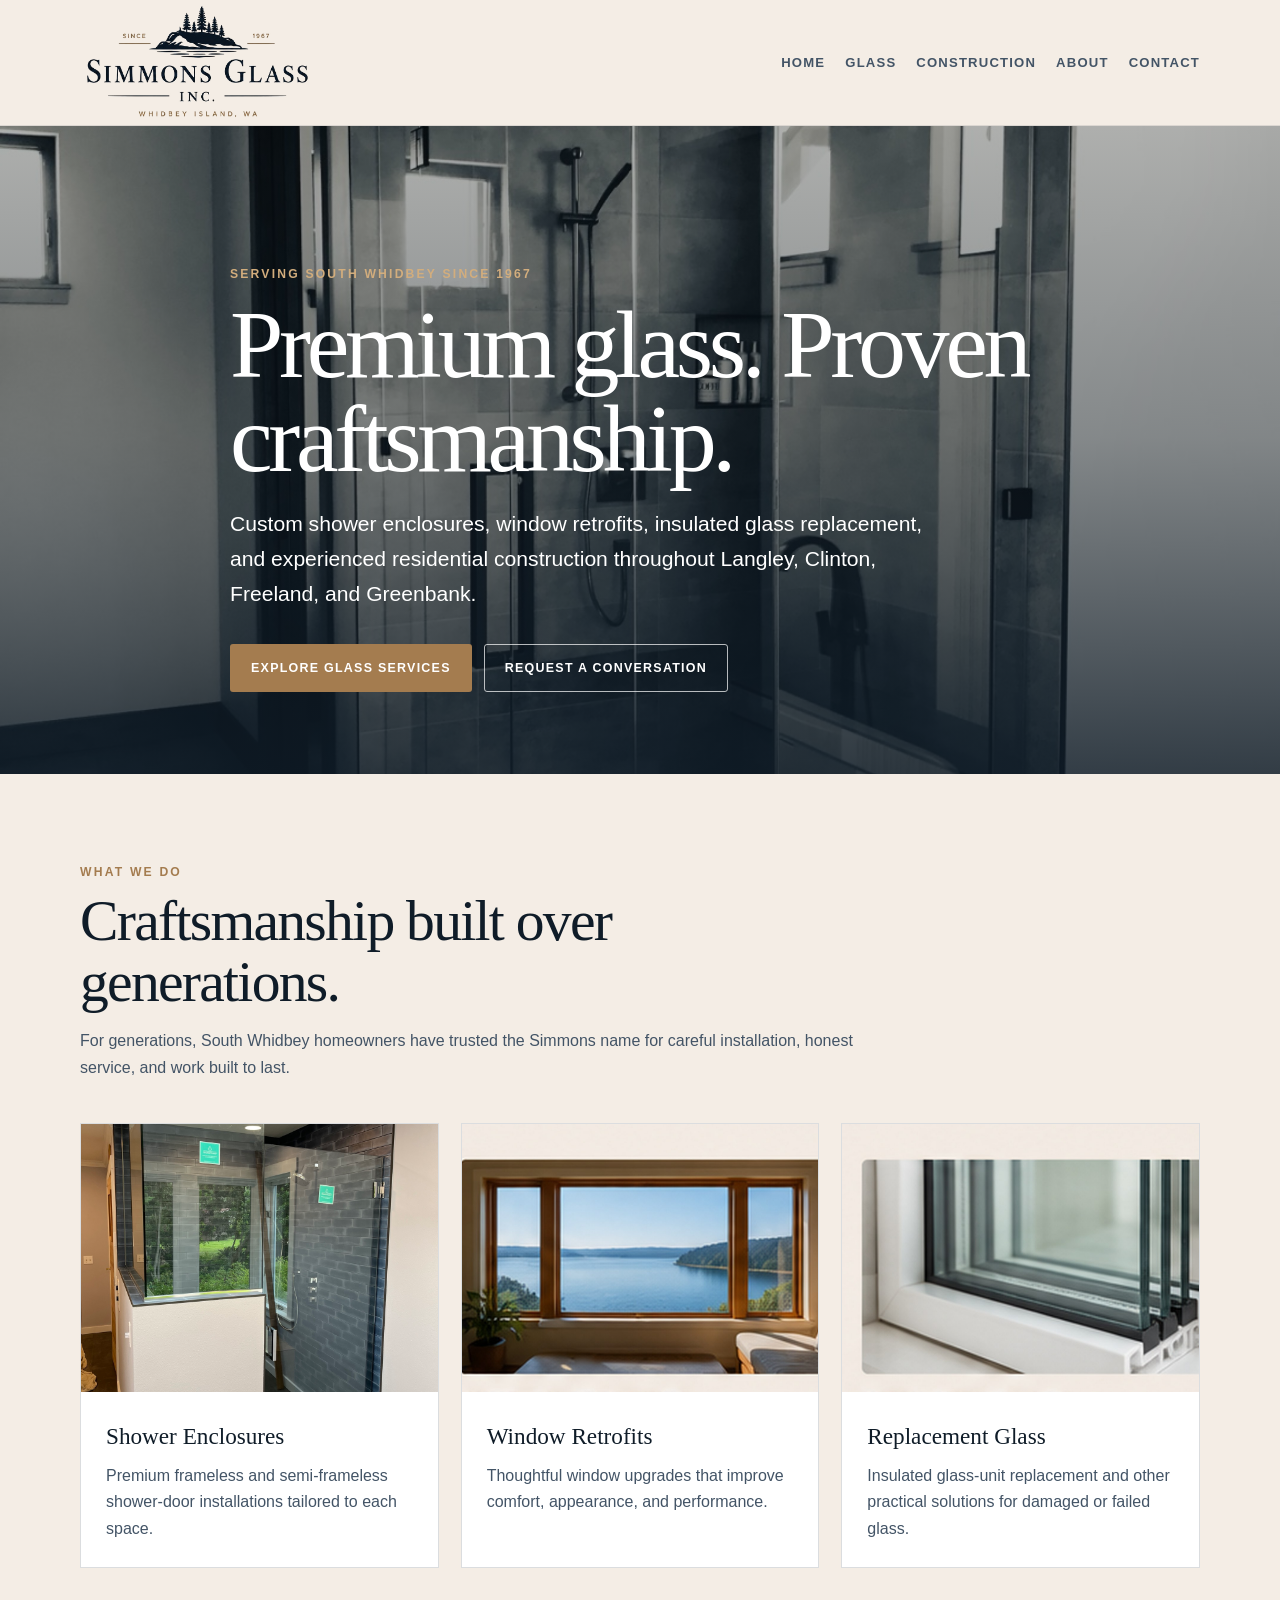
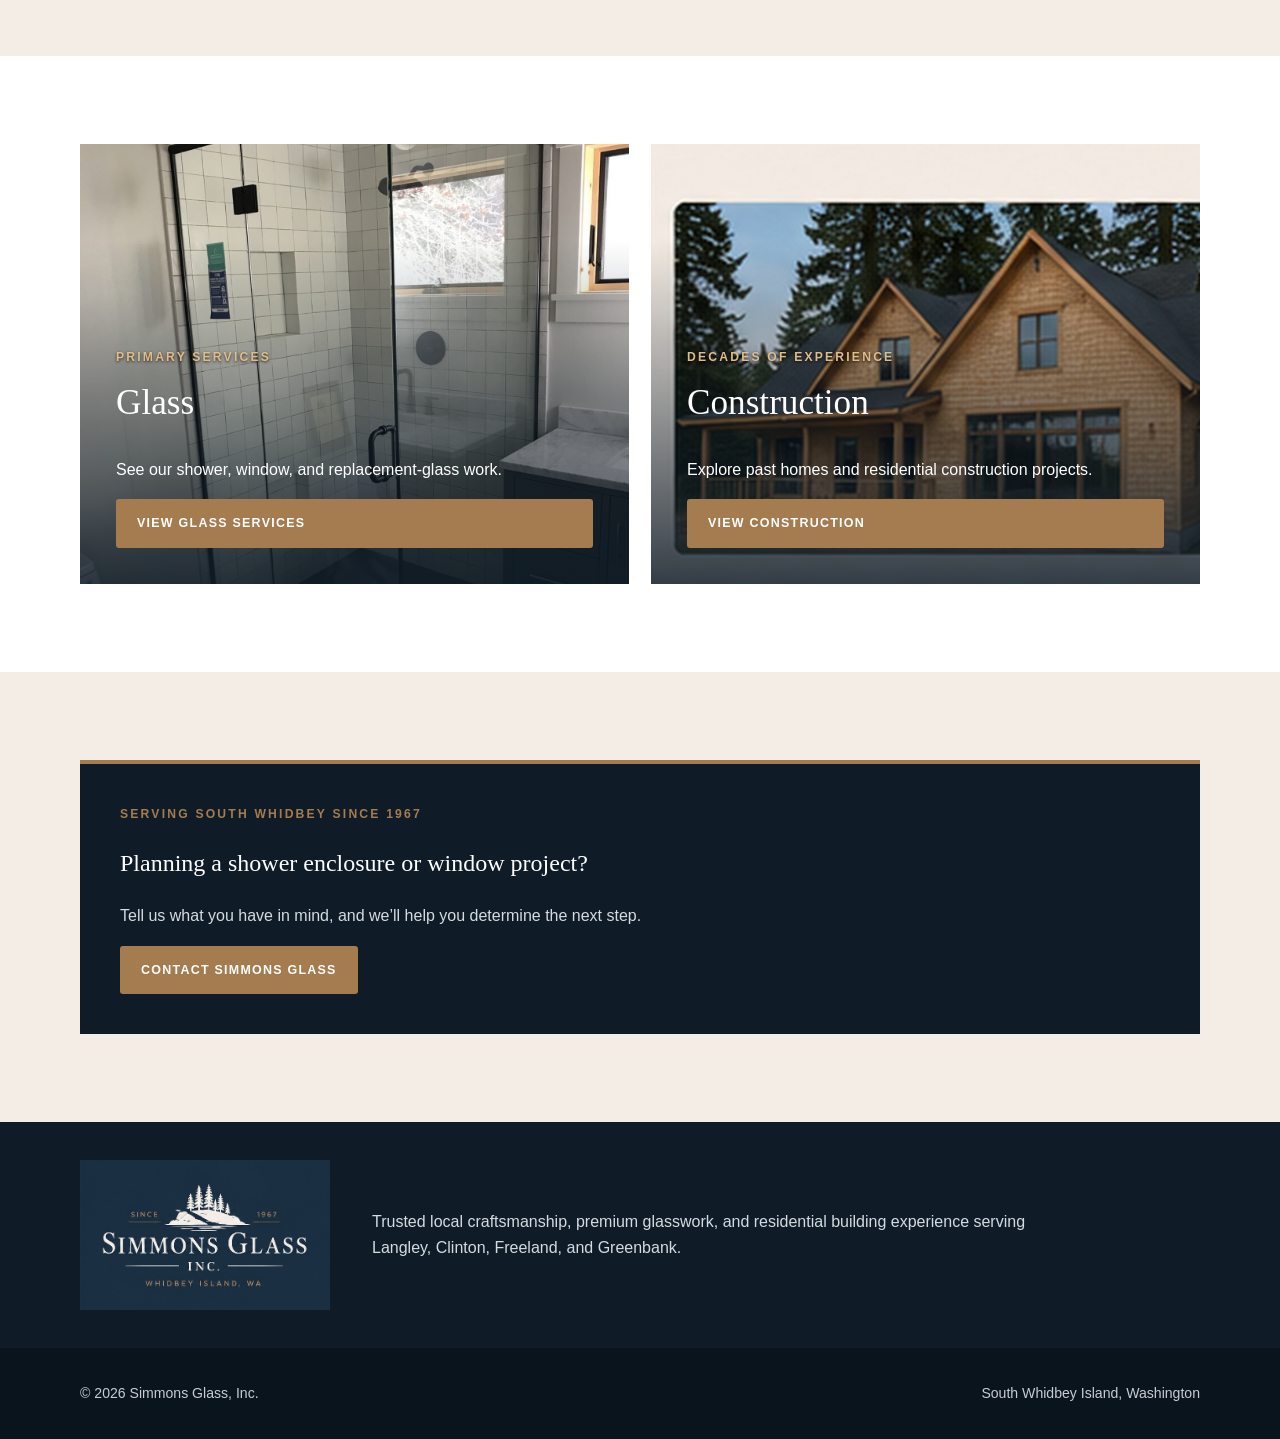
<file: index.html>
<!doctype html>
<html lang="en">
<head>
  <meta charset="utf-8">
  <meta name="viewport" content="width=device-width, initial-scale=1">
  <meta name="description" content="Premium shower enclosures, window retrofits, replacement glass, and residential construction on South Whidbey Island.">
  <title>Simmons Glass, Inc. | South Whidbey Glass & Construction</title>
  <link rel="stylesheet" href="styles.css">
</head>
<body>
<header class="site-header">
  <div class="container header-inner">
    <a class="brand" href="index.html" aria-label="Simmons Glass home">
      <img src="images/simmons-logo-transparent.png" alt="Simmons Glass, Inc. — Whidbey Island, Washington">
    </a>
    <nav aria-label="Main navigation">
      <a href="index.html">Home</a>
      <a href="glass.html">Glass</a>
      <a href="construction.html">Construction</a>
      <a href="about.html">About</a>
      <a href="contact.html">Contact</a>
    </nav>
  </div>
</header>
<main>
  <section class="hero">
    <div class="container hero-content">
      <div class="eyebrow">Serving South Whidbey since 1967</div>
      <h1>Premium glass. Proven craftsmanship.</h1>
      <p>Custom shower enclosures, window retrofits, insulated glass replacement, and experienced residential construction throughout Langley, Clinton, Freeland, and Greenbank.</p>
      <div class="button-row">
        <a class="button button-primary" href="glass.html">Explore Glass Services</a>
        <a class="button button-secondary" href="contact.html">Request a Conversation</a>
      </div>
    </div>
  </section>

  <section class="section">
    <div class="container">
      <div class="section-heading">
        <div class="eyebrow">What we do</div>
        <h2>Craftsmanship built over generations.</h2>
        <p>For generations, South Whidbey homeowners have trusted the Simmons name for careful installation, honest service, and work built to last.</p>
      </div>
      <div class="grid-3">
        <a href="glass.html#:~:text=Shower%20gallery" class="card" style="text-decoration:none;color:inherit;">
          <img src="images/shower-placeholder.jpg" alt="Placeholder for a premium shower enclosure project">
          <div class="card-copy">
            <h3>Shower Enclosures</h3>
            <p>Premium frameless and semi-frameless shower-door installations tailored to each space.</p>
          </div>
        </a>
        <article class="card">
          <img src="images/window-placeholder.jpg" alt="Placeholder for a window retrofit project">
          <div class="card-copy">
            <h3>Window Retrofits</h3>
            <p>Thoughtful window upgrades that improve comfort, appearance, and performance.</p>
          </div>
        </article>
        <article class="card">
          <img src="images/glass-placeholder.jpg" alt="Placeholder for a replacement glass project">
          <div class="card-copy">
            <h3>Replacement Glass</h3>
            <p>Insulated glass-unit replacement and other practical solutions for damaged or failed glass.</p>
          </div>
        </article>
      </div>
    </div>
  </section>

  <section class="section section-white">
    <div class="container grid-2">
      <article class="feature" style="background-image:url('images/glass-feature-placeholder.jpg')">
        <div class="eyebrow">Primary services</div>
        <h3>Glass</h3>
        <p>See our shower, window, and replacement-glass work.</p>
        <a class="button button-primary" href="glass.html">View Glass Services</a>
      </article>
      <article class="feature" style="background-image:url('images/construction-feature-placeholder.jpg')">
        <div class="eyebrow">Decades of experience</div>
        <h3>Construction</h3>
        <p>Explore past homes and residential construction projects.</p>
        <a class="button button-primary" href="construction.html">View Construction</a>
      </article>
    </div>
  </section>

  <section class="section">
    <div class="container">
      <div class="contact-panel">
        <div class="eyebrow">Serving South Whidbey since 1967</div>
        <h2>Planning a shower enclosure or window project?</h2>
        <p>Tell us what you have in mind, and we’ll help you determine the next step.</p>
        <a class="button button-primary" href="contact.html">Contact Simmons Glass</a>
      </div>
    </div>
  </section>
</main>
<section class="brand-strip">
  <div class="container brand-strip-inner">
    <img src="images/simmons-logo-dark.jpg" alt="Simmons Glass logo">
    <p>Trusted local craftsmanship, premium glasswork, and residential building experience serving Langley, Clinton, Freeland, and Greenbank.</p>
  </div>
</section>
<footer class="site-footer">
  <div class="container footer-inner">
    <span>© <span id="year"></span> Simmons Glass, Inc.</span>
    <span>South Whidbey Island, Washington</span>
  </div>
</footer>
<script src="script.js"></script>
</body>
</html>
</file>
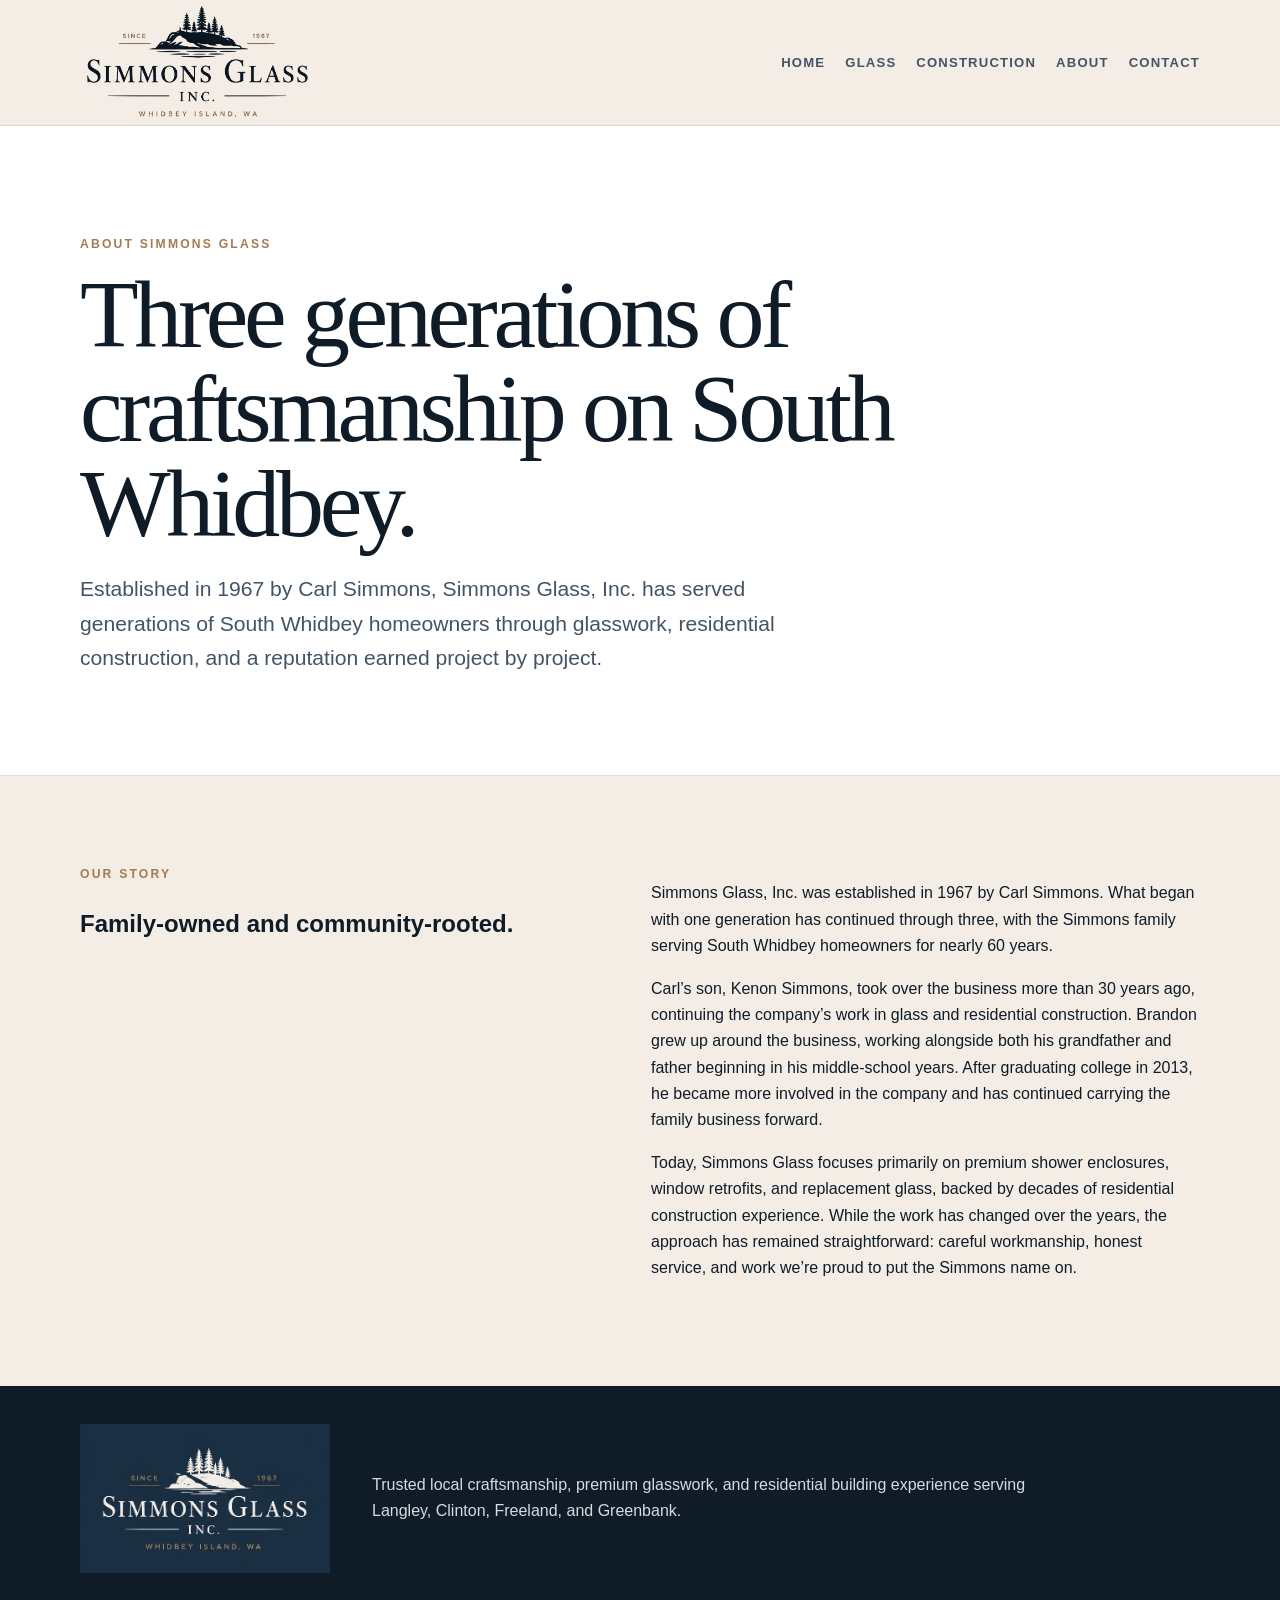
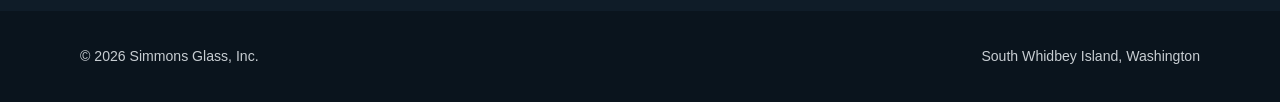
<file: about.html>
<!doctype html>
<html lang="en">
<head>
  <meta charset="utf-8"><meta name="viewport" content="width=device-width, initial-scale=1">
  <meta name="description" content="Learn about Simmons Glass, Inc., a longstanding South Whidbey glass and construction business.">
  <title>About | Simmons Glass, Inc.</title>
  <link rel="stylesheet" href="styles.css">
</head>
<body>
<header class="site-header">
  <div class="container header-inner">
    <a class="brand" href="index.html" aria-label="Simmons Glass home">
      <img src="images/simmons-logo-transparent.png" alt="Simmons Glass, Inc. — Whidbey Island, Washington">
    </a>
    <nav aria-label="Main navigation">
      <a href="index.html">Home</a>
      <a href="glass.html">Glass</a>
      <a href="construction.html">Construction</a>
      <a href="about.html">About</a>
      <a href="contact.html">Contact</a>
    </nav>
  </div>
</header>
<main>
  <section class="page-hero">
    <div class="container">
      <div class="eyebrow">About Simmons Glass</div>
      <h1>Three generations of craftsmanship on South Whidbey.</h1>
      <p>Established in 1967 by Carl Simmons, Simmons Glass, Inc. has served generations of South Whidbey homeowners through glasswork, residential construction, and a reputation earned project by project.</p>
    </div>
  </section>
  <section class="section">
    <div class="container grid-2">
      <div>
        <div class="eyebrow">Our story</div>
        <h2>Family-owned and community-rooted.</h2>
      </div>
      <div>
        <p>Simmons Glass, Inc. was established in 1967 by Carl Simmons. What began with one generation has continued through three, with the Simmons family serving South Whidbey homeowners for nearly 60 years.</p>
        <p>Carl’s son, Kenon Simmons, took over the business more than 30 years ago, continuing the company’s work in glass and residential construction. Brandon grew up around the business, working alongside both his grandfather and father beginning in his middle-school years. After graduating college in 2013, he became more involved in the company and has continued carrying the family business forward.</p>
        <p>Today, Simmons Glass focuses primarily on premium shower enclosures, window retrofits, and replacement glass, backed by decades of residential construction experience. While the work has changed over the years, the approach has remained straightforward: careful workmanship, honest service, and work we’re proud to put the Simmons name on.</p>
      </div>
    </div>
  </section>
</main>
<section class="brand-strip">
  <div class="container brand-strip-inner">
    <img src="images/simmons-logo-dark.jpg" alt="Simmons Glass logo">
    <p>Trusted local craftsmanship, premium glasswork, and residential building experience serving Langley, Clinton, Freeland, and Greenbank.</p>
  </div>
</section>
<footer class="site-footer">
  <div class="container footer-inner">
    <span>© <span id="year"></span> Simmons Glass, Inc.</span>
    <span>South Whidbey Island, Washington</span>
  </div>
</footer>
<script src="script.js"></script>
</body>
</html>
</file>
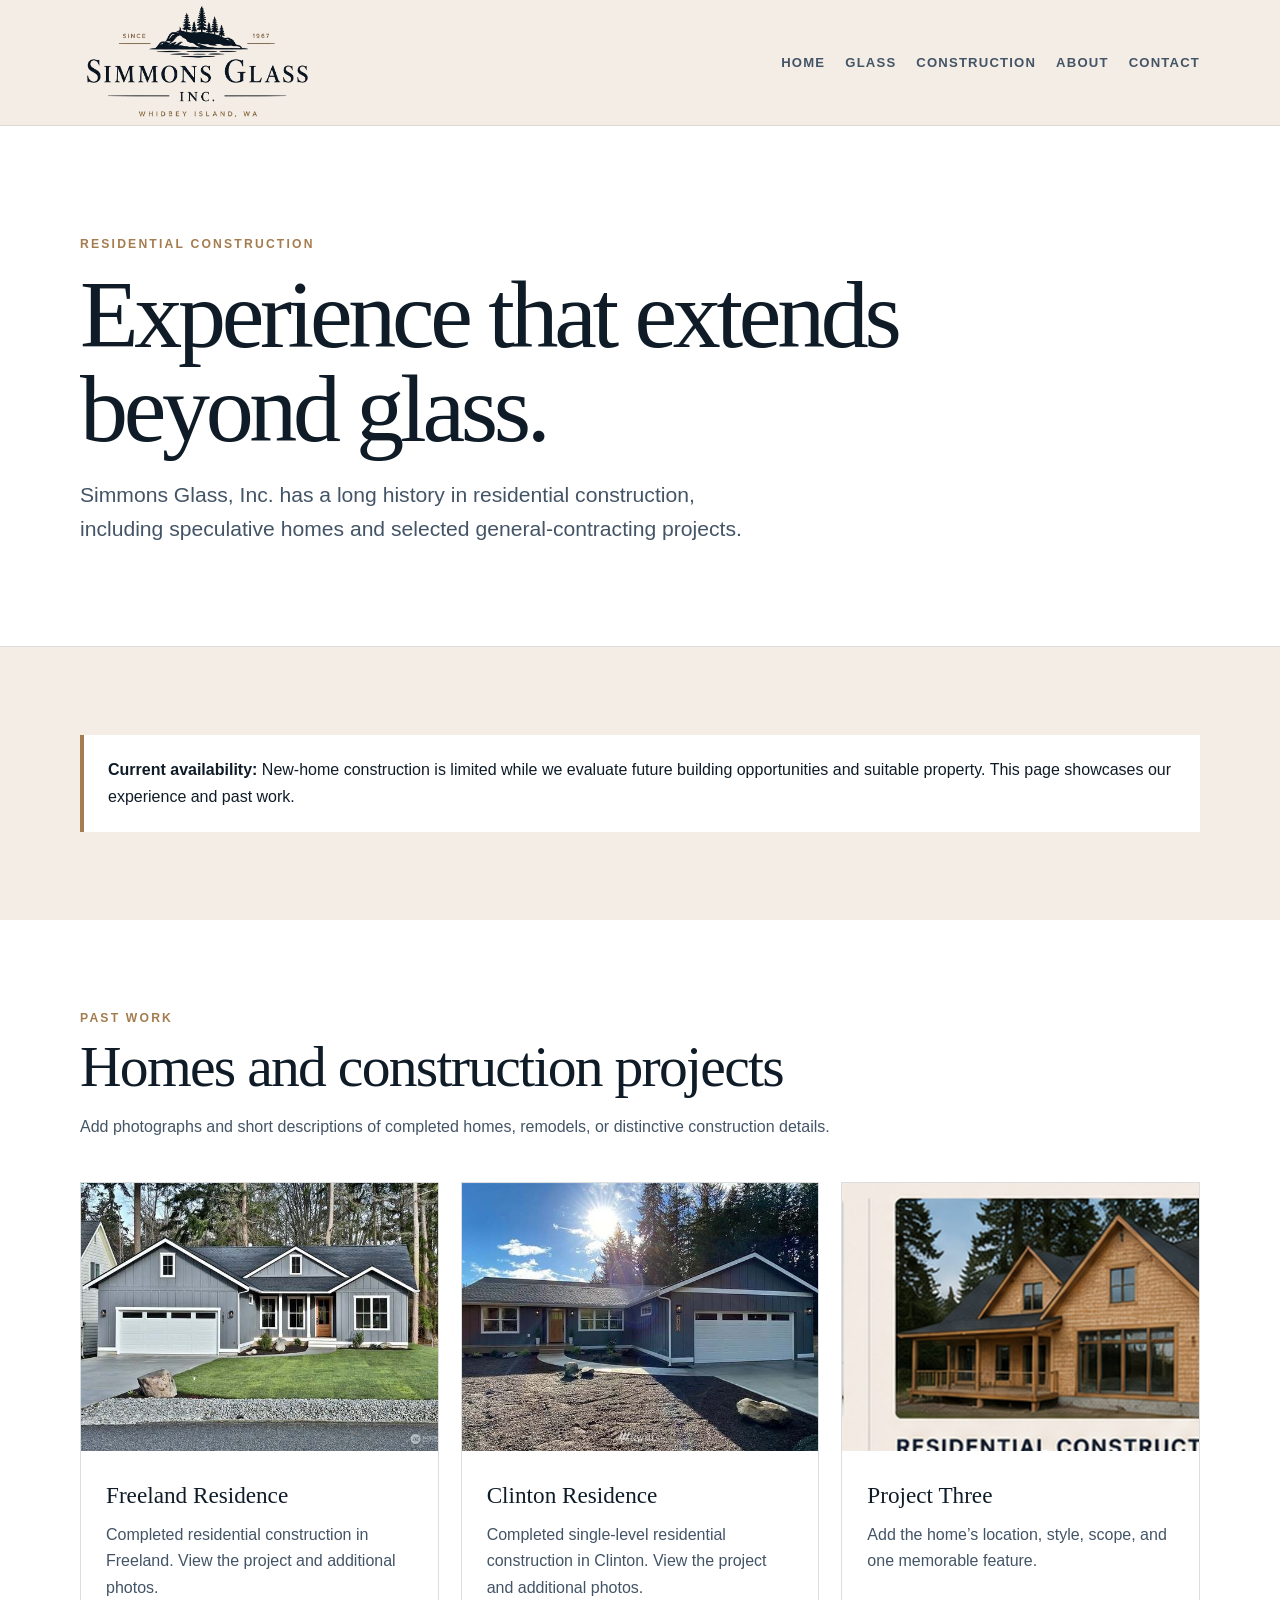
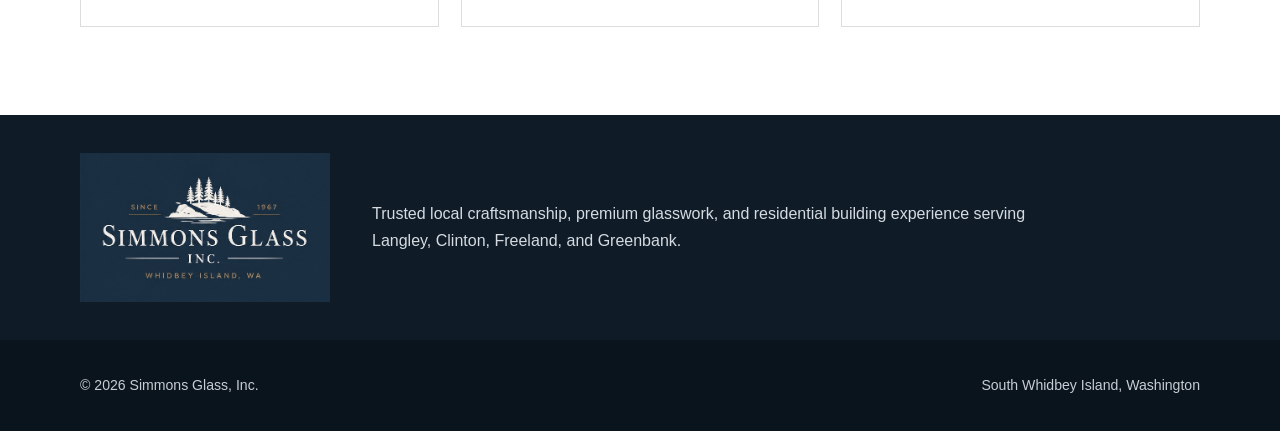
<file: construction.html>
<!doctype html>
<html lang="en">
<head>
  <meta charset="utf-8"><meta name="viewport" content="width=device-width, initial-scale=1">
  <meta name="description" content="Residential construction and past home-building work from Simmons Glass, Inc. on South Whidbey Island.">
  <title>Construction | Simmons Glass, Inc.</title>
  <link rel="stylesheet" href="styles.css">
</head>
<body>
<header class="site-header">
  <div class="container header-inner">
    <a class="brand" href="index.html" aria-label="Simmons Glass home">
      <img src="images/simmons-logo-transparent.png" alt="Simmons Glass, Inc. — Whidbey Island, Washington">
    </a>
    <nav aria-label="Main navigation">
      <a href="index.html">Home</a>
      <a href="glass.html">Glass</a>
      <a href="construction.html">Construction</a>
      <a href="about.html">About</a>
      <a href="contact.html">Contact</a>
    </nav>
  </div>
</header>
<main>
  <section class="page-hero">
    <div class="container">
      <div class="eyebrow">Residential construction</div>
      <h1>Experience that extends beyond glass.</h1>
      <p>Simmons Glass, Inc. has a long history in residential construction, including speculative homes and selected general-contracting projects.</p>
    </div>
  </section>
  <section class="section">
    <div class="container">
      <div class="note"><strong>Current availability:</strong> New-home construction is limited while we evaluate future building opportunities and suitable property. This page showcases our experience and past work.</div>
    </div>
  </section>
  <section class="section section-white">
    <div class="container">
      <div class="section-heading"><div class="eyebrow">Past work</div><h2>Homes and construction projects</h2><p>Add photographs and short descriptions of completed homes, remodels, or distinctive construction details.</p></div>
      <div class="grid-3">
        <a class="card" href="https://www.redfin.com/WA/Freeland/1827-Watkins-Rd-98249/home/22892331" target="_blank" rel="noopener noreferrer" style="text-decoration:none;color:inherit;"><img src="images/home-1-placeholder.jpg" alt="Completed Simmons Glass residential construction project in Freeland, Washington"><div class="card-copy"><h3>Freeland Residence</h3><p>Completed residential construction in Freeland. View the project and additional photos.</p></div></a>
        <a class="card" href="https://www.redfin.com/WA/Clinton/4152-Skye-Pl-98236/home/22885772" target="_blank" rel="noopener noreferrer" style="text-decoration:none;color:inherit;">
  <img src="images/home-2-skye.jpg" alt="Completed Simmons Glass residential construction project in Clinton, Washington">
  <div class="card-copy">
    <h3>Clinton Residence</h3>
    <p>Completed single-level residential construction in Clinton. View the project and additional photos.</p>
  </div>
</a>
        <article class="card"><img src="images/home-3-placeholder.jpg" alt="Construction project placeholder"><div class="card-copy"><h3>Project Three</h3><p>Add the home’s location, style, scope, and one memorable feature.</p></div></article>
      </div>
    </div>
  </section>
</main>
<section class="brand-strip">
  <div class="container brand-strip-inner">
    <img src="images/simmons-logo-dark.jpg" alt="Simmons Glass logo">
    <p>Trusted local craftsmanship, premium glasswork, and residential building experience serving Langley, Clinton, Freeland, and Greenbank.</p>
  </div>
</section>
<footer class="site-footer">
  <div class="container footer-inner">
    <span>© <span id="year"></span> Simmons Glass, Inc.</span>
    <span>South Whidbey Island, Washington</span>
  </div>
</footer>
<script src="script.js"></script>
</body>
</html>
</file>
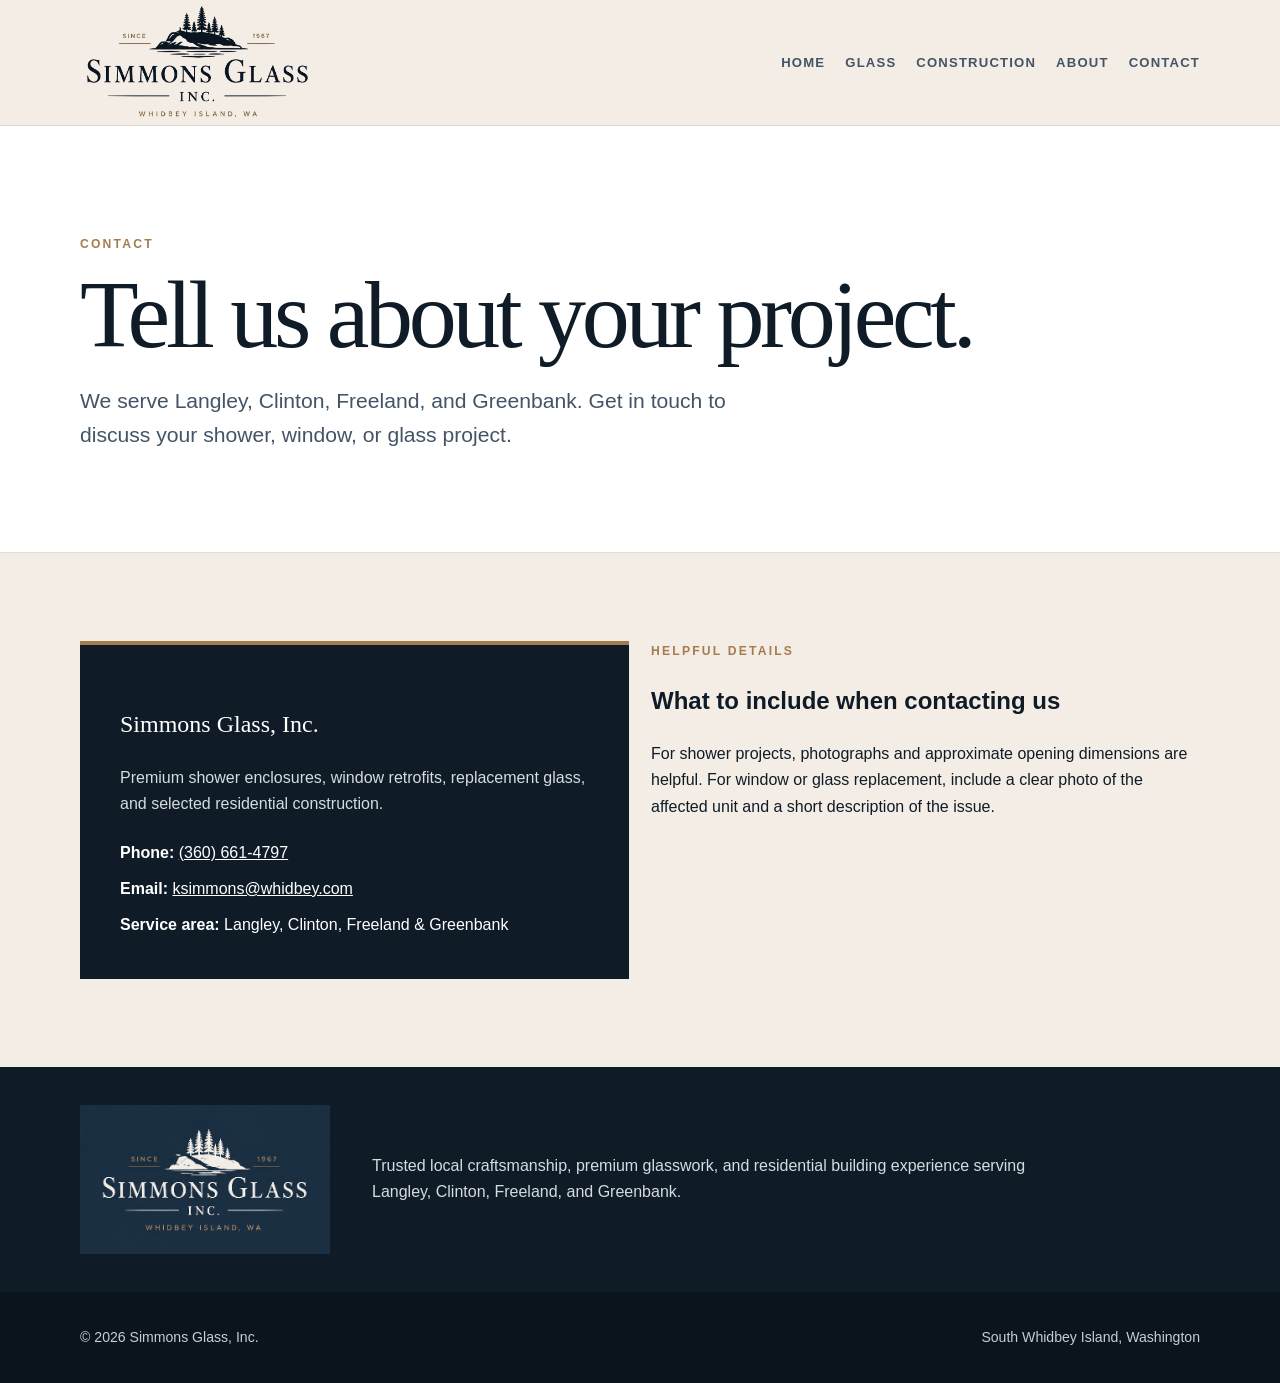
<file: contact.html>
<!doctype html>
<html lang="en">
<head>
  <meta charset="utf-8"><meta name="viewport" content="width=device-width, initial-scale=1">
  <meta name="description" content="Contact Simmons Glass, Inc. for shower enclosures, window retrofits, and replacement glass on South Whidbey Island.">
  <title>Contact | Simmons Glass, Inc.</title>
  <link rel="stylesheet" href="styles.css">
</head>
<body>
<header class="site-header">
  <div class="container header-inner">
    <a class="brand" href="index.html" aria-label="Simmons Glass home">
      <img src="images/simmons-logo-transparent.png" alt="Simmons Glass, Inc. — Whidbey Island, Washington">
    </a>
    <nav aria-label="Main navigation">
      <a href="index.html">Home</a>
      <a href="glass.html">Glass</a>
      <a href="construction.html">Construction</a>
      <a href="about.html">About</a>
      <a href="contact.html">Contact</a>
    </nav>
  </div>
</header>
<main>
  <section class="page-hero">
    <div class="container">
      <div class="eyebrow">Contact</div>
      <h1>Tell us about your project.</h1>
      <p>We serve Langley, Clinton, Freeland, and Greenbank. Get in touch to discuss your shower, window, or glass project.</p>
    </div>
  </section>
  <section class="section">
    <div class="container grid-2">
      <div class="contact-panel">
        <h2>Simmons Glass, Inc.</h2>
        <p>Premium shower enclosures, window retrofits, replacement glass, and selected residential construction.</p>
        <div class="contact-list">
          <span><strong>Phone:</strong> <a href="tel:+13606614797">(360) 661-4797</a></span>
          <span><strong>Email:</strong> <a href="mailto:ksimmons@whidbey.com">ksimmons@whidbey.com</a></span>
          <span><strong>Service area:</strong> Langley, Clinton, Freeland &amp; Greenbank</span>
        </div>
      </div>
      <div>
        <div class="eyebrow">Helpful details</div>
        <h2>What to include when contacting us</h2>
        <p>For shower projects, photographs and approximate opening dimensions are helpful. For window or glass replacement, include a clear photo of the affected unit and a short description of the issue.</p>
      </div>
    </div>
  </section>
</main>
<section class="brand-strip">
  <div class="container brand-strip-inner">
    <img src="images/simmons-logo-dark.jpg" alt="Simmons Glass logo">
    <p>Trusted local craftsmanship, premium glasswork, and residential building experience serving Langley, Clinton, Freeland, and Greenbank.</p>
  </div>
</section>
<footer class="site-footer">
  <div class="container footer-inner">
    <span>© <span id="year"></span> Simmons Glass, Inc.</span>
    <span>South Whidbey Island, Washington</span>
  </div>
</footer>
<script src="script.js"></script>
</body>
</html>
</file>
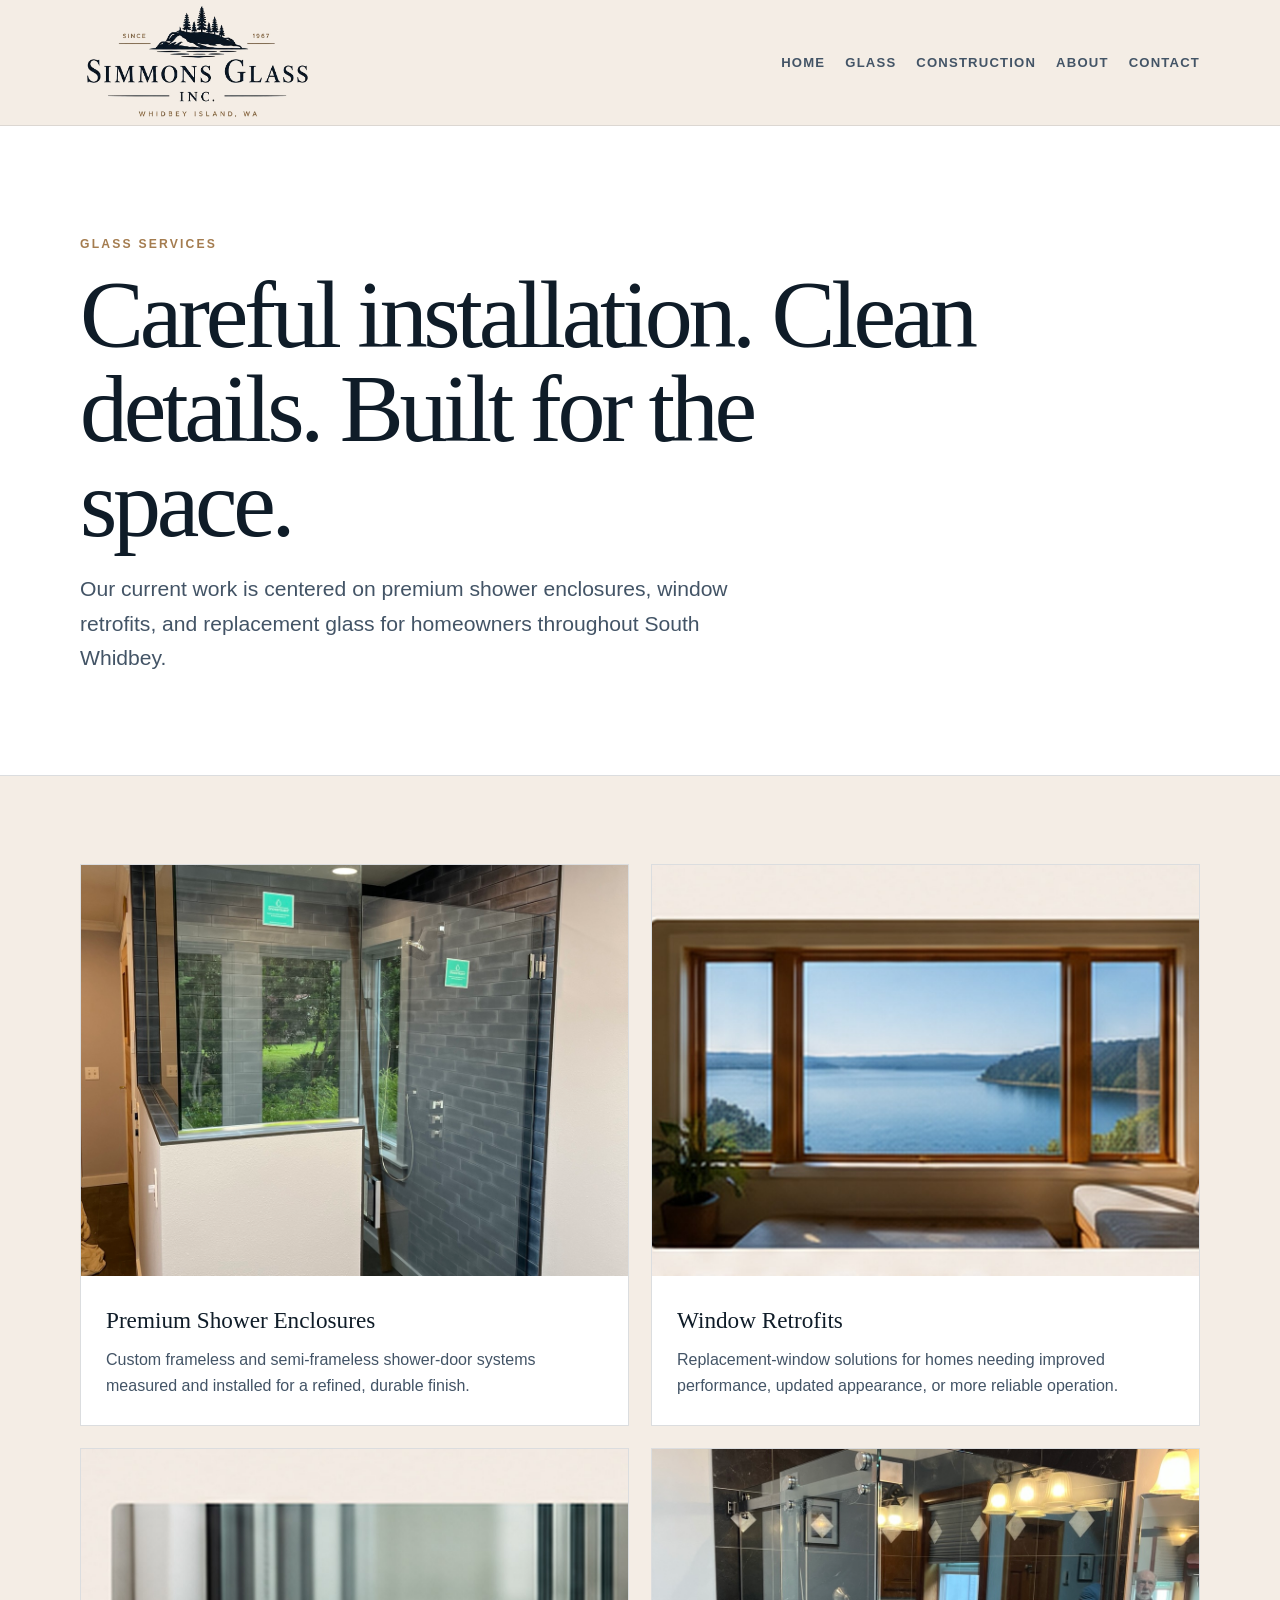
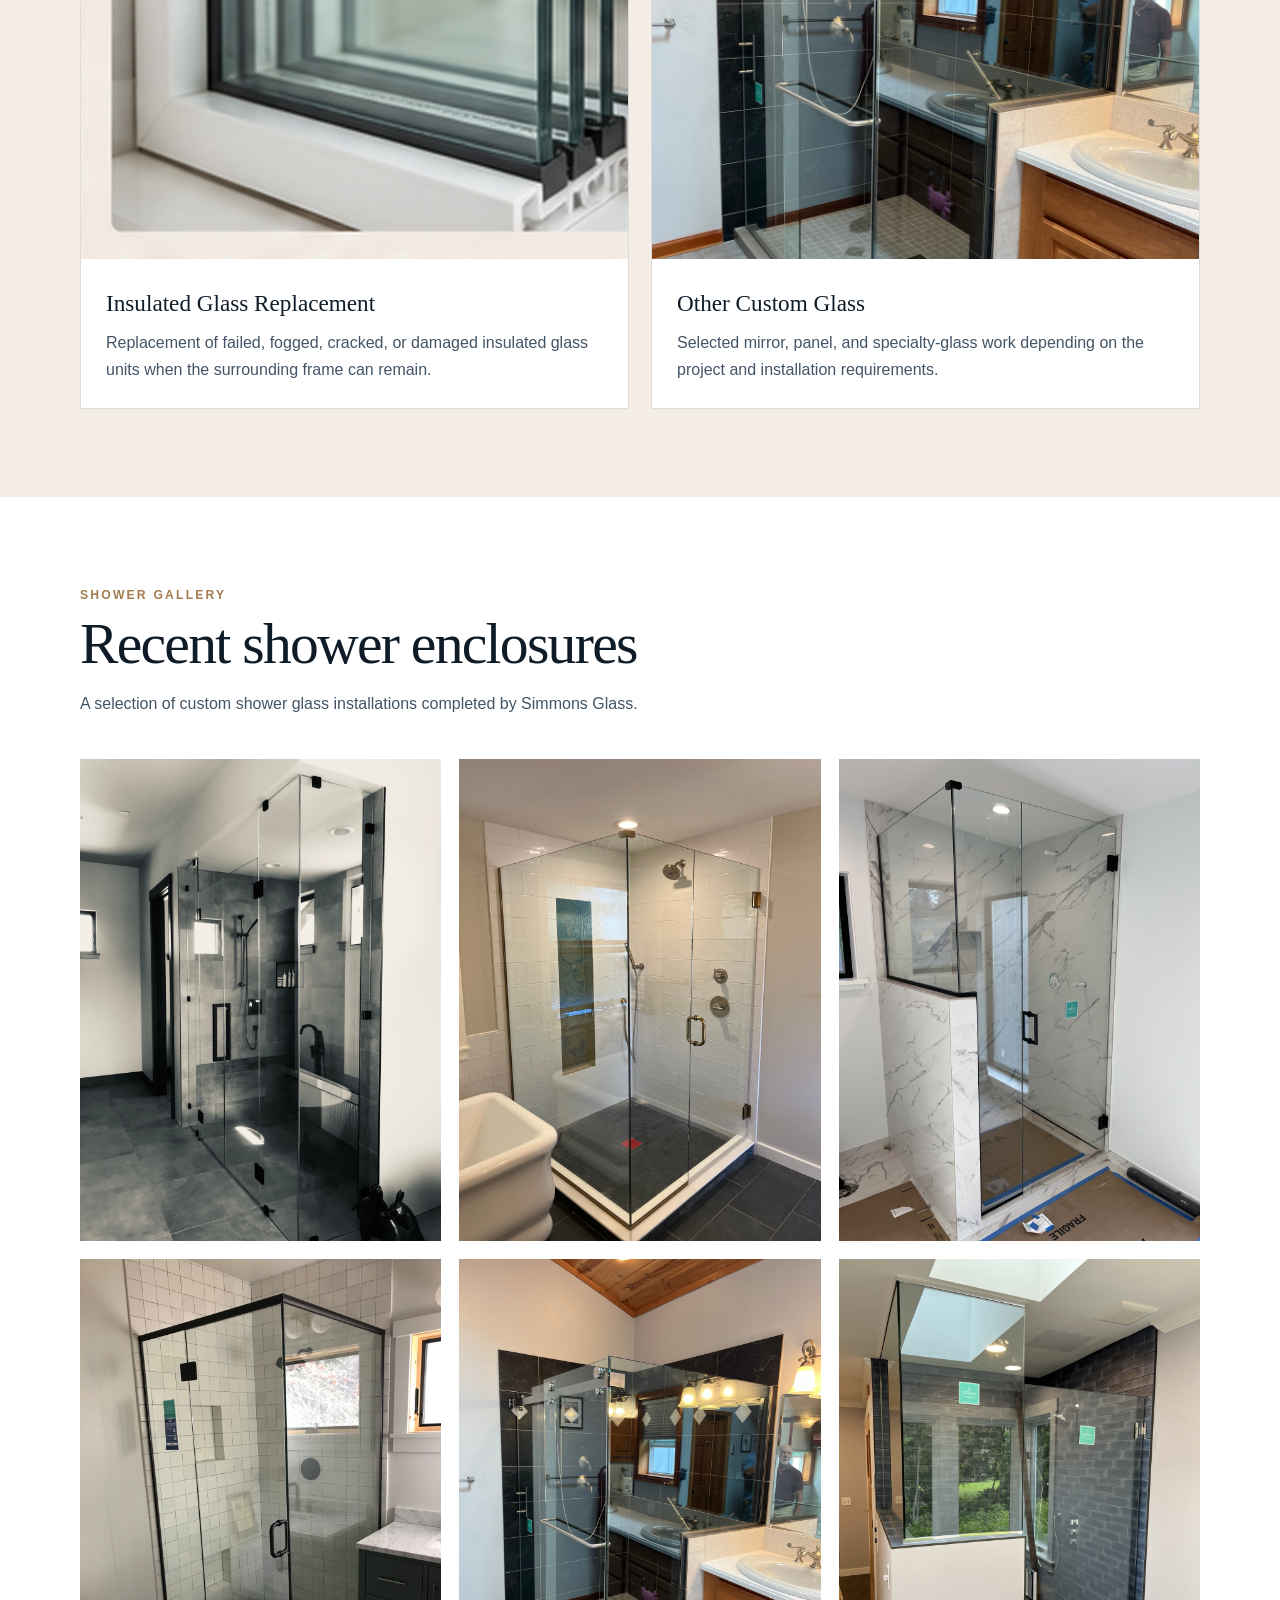
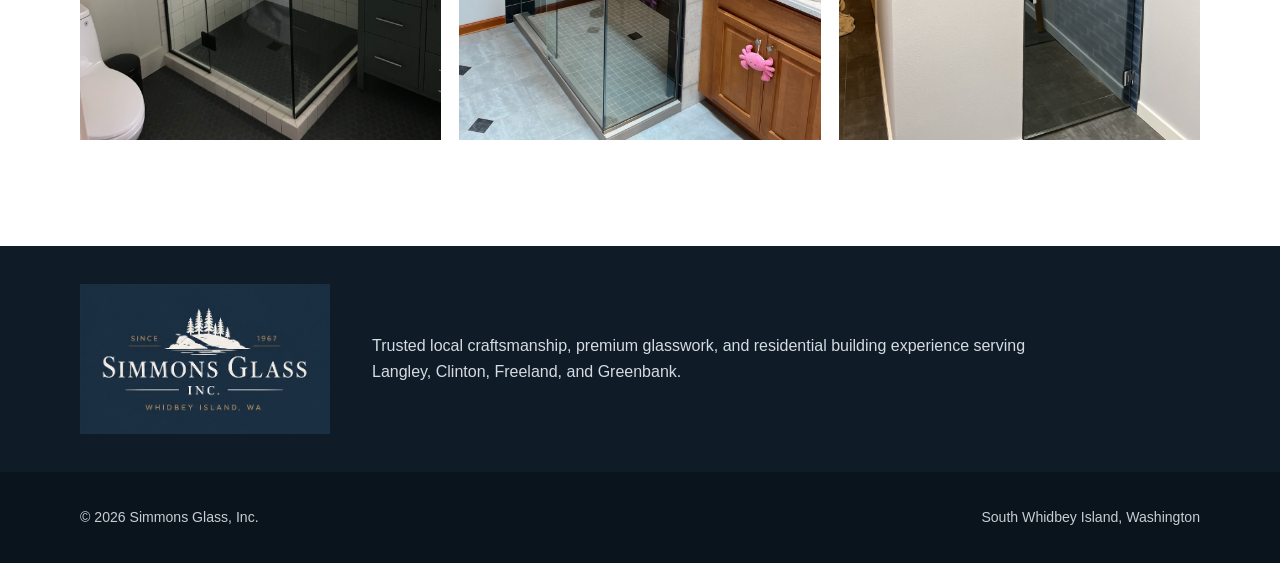
<file: glass.html>
<!doctype html>
<html lang="en">
<head>
  <meta charset="utf-8"><meta name="viewport" content="width=device-width, initial-scale=1">
  <meta name="description" content="Premium shower enclosures, window retrofits, insulated glass replacement, and custom glass services on South Whidbey Island.">
  <title>Glass Services | Simmons Glass, Inc.</title>
  <link rel="stylesheet" href="styles.css">
</head>
<body>
<header class="site-header">
  <div class="container header-inner">
    <a class="brand" href="index.html" aria-label="Simmons Glass home">
      <img src="images/simmons-logo-transparent.png" alt="Simmons Glass, Inc. — Whidbey Island, Washington">
    </a>
    <nav aria-label="Main navigation">
      <a href="index.html">Home</a>
      <a href="glass.html">Glass</a>
      <a href="construction.html">Construction</a>
      <a href="about.html">About</a>
      <a href="contact.html">Contact</a>
    </nav>
  </div>
</header>
<main>
  <section class="page-hero">
    <div class="container">
      <div class="eyebrow">Glass services</div>
      <h1>Careful installation. Clean details. Built for the space.</h1>
      <p>Our current work is centered on premium shower enclosures, window retrofits, and replacement glass for homeowners throughout South Whidbey.</p>
    </div>
  </section>
  <section class="section">
    <div class="container">
      <div class="grid-2">
        <a href="#shower-gallery" class="card" style="text-decoration:none;color:inherit;">
          <img src="images/shower-featured.jpg" alt="Custom frameless shower enclosure by Simmons Glass">
          <div class="card-copy">
            <h3>Premium Shower Enclosures</h3>
            <p>Custom frameless and semi-frameless shower-door systems measured and installed for a refined, durable finish.</p>
          </div>
        </a>
        <article class="card">
          <img src="images/window-placeholder.jpg" alt="Window retrofit">
          <div class="card-copy">
            <h3>Window Retrofits</h3>
            <p>Replacement-window solutions for homes needing improved performance, updated appearance, or more reliable operation.</p>
          </div>
        </article>
        <article class="card">
          <img src="images/glass-placeholder.jpg" alt="Insulated glass replacement">
          <div class="card-copy">
            <h3>Insulated Glass Replacement</h3>
            <p>Replacement of failed, fogged, cracked, or damaged insulated glass units when the surrounding frame can remain.</p>
          </div>
        </article>
        <article class="card">
          <img src="images/shower-gallery-4.jpg" alt="Custom glass project">
          <div class="card-copy">
            <h3>Other Custom Glass</h3>
            <p>Selected mirror, panel, and specialty-glass work depending on the project and installation requirements.</p>
          </div>
        </article>
      </div>
    </div>
  </section>
  <section class="section section-white" id="shower-gallery">
    <div class="container">
      <div class="section-heading"><div class="eyebrow">Shower gallery</div><h2>Recent shower enclosures</h2><p>A selection of custom shower glass installations completed by Simmons Glass.</p></div>
      <div class="gallery">
        <figure><img src="images/shower-gallery-1.jpg" alt="Custom shower enclosure by Simmons Glass"></figure>
        <figure><img src="images/shower-gallery-2.jpg" alt="Custom shower enclosure by Simmons Glass"></figure>
        <figure><img src="images/shower-gallery-3.jpg" alt="Custom shower enclosure by Simmons Glass"></figure>
        <figure><img src="images/shower-gallery-4.jpg" alt="Custom shower enclosure by Simmons Glass"></figure>
        <figure><img src="images/shower-gallery-5.jpg" alt="Custom shower enclosure by Simmons Glass"></figure>
        <figure><img src="images/shower-gallery-6.jpg" alt="Custom shower enclosure by Simmons Glass"></figure>
      </div>
    </div>
  </section>
</main>
<section class="brand-strip">
  <div class="container brand-strip-inner">
    <img src="images/simmons-logo-dark.jpg" alt="Simmons Glass logo">
    <p>Trusted local craftsmanship, premium glasswork, and residential building experience serving Langley, Clinton, Freeland, and Greenbank.</p>
  </div>
</section>
<footer class="site-footer">
  <div class="container footer-inner">
    <span>© <span id="year"></span> Simmons Glass, Inc.</span>
    <span>South Whidbey Island, Washington</span>
  </div>
</footer>
<script src="script.js"></script>
</body>
</html>
</file>
<file: styles.css>
:root {
  --navy: #0f1c28;
  --slate: #435466;
  --bronze: #a47c4f;
  --cream: #f4ede5;
  --stone: #8c887f;
  --white: #ffffff;
  --line: rgba(15, 28, 40, .15);
  --max: 1120px;
}

* { box-sizing: border-box; }
html { scroll-behavior: smooth; }

body {
  margin: 0;
  font-family: -apple-system, BlinkMacSystemFont, "Segoe UI", sans-serif;
  color: var(--navy);
  background: var(--cream);
  line-height: 1.65;
}

img { width: 100%; display: block; object-fit: cover; }
a { color: inherit; }

.container {
  width: min(calc(100% - 36px), var(--max));
  margin: 0 auto;
}

.site-header {
  position: sticky;
  top: 0;
  z-index: 20;
  background: #f4ede5;
  backdrop-filter: blur(14px);
  border-bottom: 1px solid rgba(15, 28, 40, .10);
}

.header-inner {
  min-height: 100px;
  display: flex;
  align-items: center;
  justify-content: space-between;
  gap: 28px;
}

.brand { display: flex; align-items: center; text-decoration: none; }
.brand img { width: 235px; height: auto; mix-blend-mode: normal; }

nav {
  display: flex;
  flex-wrap: wrap;
  justify-content: flex-end;
  gap: 20px;
}

nav a {
  text-decoration: none;
  font-size: .82rem;
  letter-spacing: .09em;
  text-transform: uppercase;
  font-weight: 650;
  color: var(--slate);
}

nav a:hover, nav a[aria-current="page"] { color: var(--bronze); }

.hero {
  min-height: 72vh;
  display: grid;
  align-items: end;
  background:
    linear-gradient(180deg, rgba(15, 28, 40, .30) 0%, rgba(15, 28, 40, .48) 48%, rgba(15, 28, 40, .84) 100%),
    url("images/hero-shower-dark.jpg") center/cover;
  color: var(--white);
}

.hero-content { padding: 130px 0 82px; max-width: 820px; }

.eyebrow {
  font-size: .76rem;
  letter-spacing: .18em;
  text-transform: uppercase;
  font-weight: 750;
  color: var(--bronze);
}

.hero .eyebrow { color: #d2ad7d; }

.hero h1, .page-hero h1 {
  margin: 14px 0 20px;
  font-family: Georgia, "Times New Roman", serif;
  font-size: clamp(2.8rem, 8vw, 6rem);
  font-weight: 500;
  line-height: .98;
  letter-spacing: -.045em;
}

.hero p, .page-hero p {
  max-width: 700px;
  font-size: clamp(1.05rem, 2.8vw, 1.32rem);
}

.button-row { display: flex; flex-wrap: wrap; gap: 12px; margin-top: 32px; }

.button {
  display: inline-block;
  padding: 13px 20px;
  border-radius: 3px;
  text-decoration: none;
  font-size: .78rem;
  font-weight: 750;
  letter-spacing: .1em;
  text-transform: uppercase;
  border: 1px solid transparent;
}

.button-primary { background: var(--bronze); color: var(--white); }
.button-primary:hover { background: #8e683f; }
.button-secondary { border-color: rgba(255,255,255,.7); color: var(--white); }

.section { padding: 88px 0; }
.section-white { background: var(--white); }

.section-heading { max-width: 780px; margin-bottom: 42px; }

.section-heading h2, .contact-panel h2, .service h2 {
  font-family: Georgia, "Times New Roman", serif;
  font-weight: 500;
}

.section-heading h2 {
  margin: 9px 0 15px;
  font-size: clamp(2.1rem, 5vw, 3.6rem);
  line-height: 1.05;
  letter-spacing: -.03em;
}

.section-heading p, .card p, .page-hero p { color: var(--slate); }

.grid-2, .grid-3 { display: grid; gap: 22px; }
.grid-2 { grid-template-columns: repeat(2, minmax(0, 1fr)); }
.grid-3 { grid-template-columns: repeat(3, minmax(0, 1fr)); }

.card {
  border: 1px solid var(--line);
  background: var(--white);
  overflow: hidden;
}

.card-copy { padding: 25px; }

.card h3 {
  margin: 0 0 8px;
  font-family: Georgia, "Times New Roman", serif;
  font-size: 1.45rem;
  font-weight: 500;
}

.card p { margin: 0; }
.card img { aspect-ratio: 4 / 3; background: #dfe6e8; }

.feature {
  min-height: 440px;
  padding: 36px;
  display: flex;
  flex-direction: column;
  justify-content: end;
  color: var(--white);
  background-size: cover;
  background-position: center;
  position: relative;
  overflow: hidden;
}

.feature::before {
  content: "";
  position: absolute;
  inset: 0;
  background: linear-gradient(180deg, transparent 22%, rgba(15, 28, 40, .84));
}

.feature > * { position: relative; z-index: 1; }

.feature h3 {
  margin: 7px 0 9px;
  font-family: Georgia, "Times New Roman", serif;
  font-size: 2.2rem;
  font-weight: 500;
}

.page-hero {
  padding: 108px 0 78px;
  background: var(--white);
  border-bottom: 1px solid var(--line);
}

.page-hero h1 { max-width: 900px; color: var(--navy); }

.services {
  display: grid;
  grid-template-columns: repeat(2, minmax(0,1fr));
  gap: 20px;
}

.service {
  padding: 30px;
  border: 1px solid var(--line);
  background: var(--white);
}

.service h2 { margin-top: 0; }

.gallery { columns: 3 260px; column-gap: 18px; }
.gallery figure { margin: 0 0 18px; break-inside: avoid; }
.gallery img { min-height: 220px; background: #dfe6e8; }

.note {
  padding: 22px 24px;
  border-left: 4px solid var(--bronze);
  background: var(--white);
}

.contact-panel {
  padding: 40px;
  background: var(--navy);
  color: var(--white);
  border-top: 4px solid var(--bronze);
}

.contact-panel p { color: #d5dbe0; }
.contact-list { display: grid; gap: 10px; margin-top: 22px; }
.contact-list a { color: var(--white); }

.brand-strip {
  padding: 38px 0;
  background: var(--navy);
  color: var(--white);
}

.brand-strip-inner {
  display: grid;
  grid-template-columns: 250px 1fr;
  align-items: center;
  gap: 42px;
}

.brand-strip img { mix-blend-mode: screen; }
.brand-strip p { margin: 0; color: #d5dbe0; max-width: 680px; }

.site-footer {
  padding: 34px 0;
  background: #0a141d;
  color: #c7cdd2;
  font-size: .88rem;
}

.footer-inner {
  display: flex;
  justify-content: space-between;
  gap: 20px;
  align-items: center;
}

@media (max-width: 760px) {
  .container.header-inner {
    width: 100%;
    max-width: none;
    padding: 14px 18px 18px;
  }

  .header-inner {
    min-height: auto;
    align-items: center;
    flex-direction: column;
    gap: 12px;
  }

  .site-header .brand {
    width: 100%;
    display: flex;
    justify-content: center;
    flex: 0 0 auto;
  }

  .site-header .brand img {
    width: 100% !important;
    max-width: 390px !important;
    height: auto !important;
    object-fit: contain;
    mix-blend-mode: normal;
  }

  nav {
    width: 100%;
    justify-content: center;
    gap: 10px 18px;
  }

  nav a {
    font-size: .78rem;
    letter-spacing: .10em;
  }

  .grid-2, .grid-3, .services, .brand-strip-inner {
    grid-template-columns: 1fr;
  }

  .brand-strip img {
    width: 220px;
  }

  .footer-inner {
    align-items: flex-start;
    flex-direction: column;
  }

  .section {
    padding: 66px 0;
  }

  .hero {
    min-height: 72vh;
  }
}



/* Shadow only the two homepage labels over feature images */
.feature .eyebrow {
  color: #e1bc88;
  text-shadow: 0 1px 3px rgba(0, 0, 0, .72);
}
</file>
